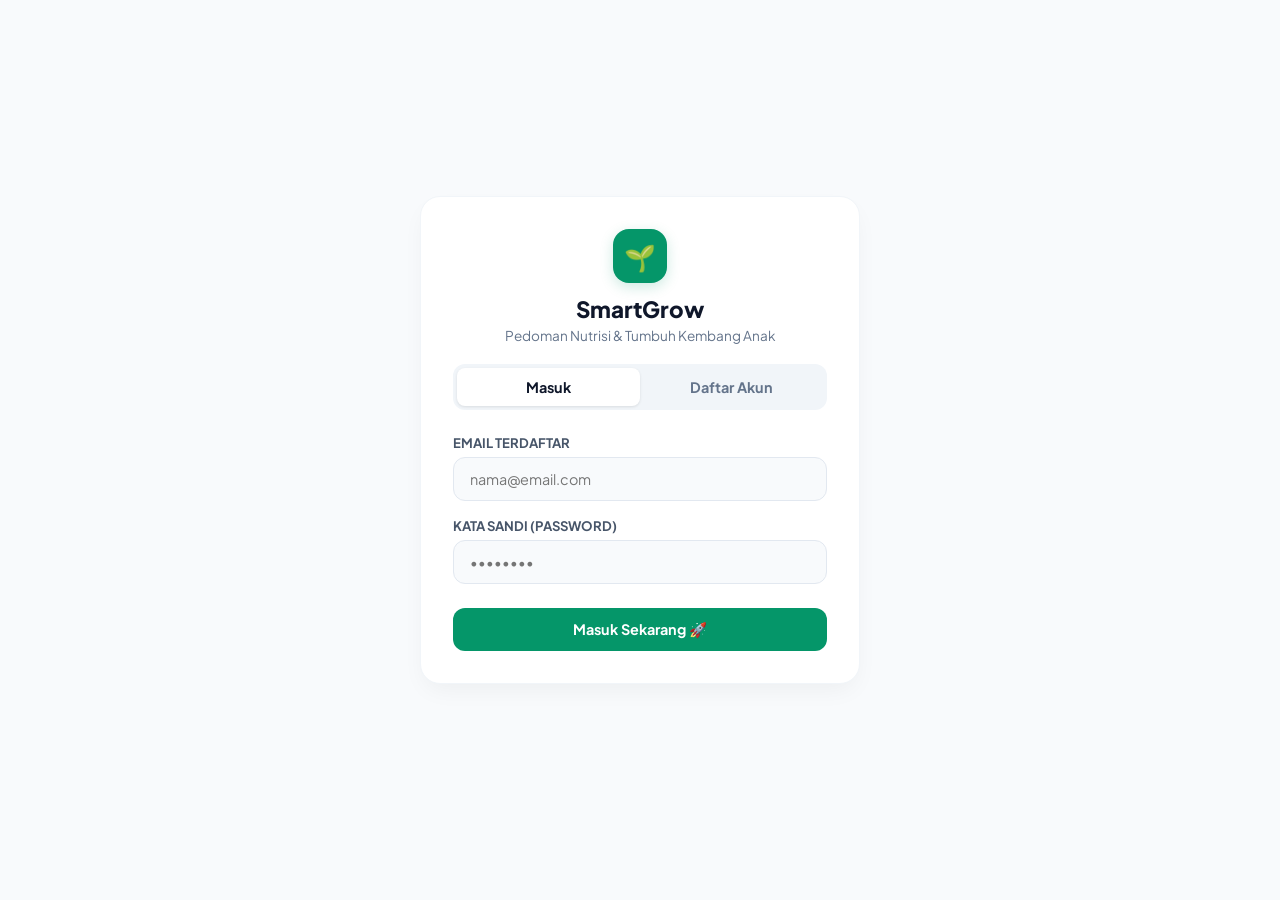
<file: analisis.html>
<!DOCTYPE html>
<html lang="id">
<head>
    <meta charset="UTF-8">
    <title>Analisis Tumbuh - SmartGrow</title>
    <link rel="stylesheet" href="style.css">
</head>
<body>
    <aside class="sidebar">
        <div class="logo"><div class="logo-icon">🌱</div><div><div class="logo-text">SmartGrow</div><div class="logo-sub">Pedoman Nutrisi & Tumbuh Anak</div></div></div>
        <div class="user-sidebar-card"><div class="user-avatar">BP</div><div class="user-info"><h4>Bunda Putri</h4><p id="displayNamaAnakSub">Ibu dari Budi (2 Thn)</p></div></div>
        <ul class="nav-menu">
    <li class="nav-item"><a href="dashboard.html" class="nav-link"><span class="nav-icon">📊</span> Dashboard</a></li>
    <li class="nav-item"><a href="data-anak.html" class="nav-link"><span class="nav-icon">👶</span> Data Fisik Anak</a></li>
    <li class="nav-item"><a href="analisis.html" class="nav-link"><span class="nav-icon">🤖</span> Analisis Tumbuh</a></li>
    <li class="nav-item"><a href="malnutrisi.html" class="nav-link"><span class="nav-icon">🚨</span> Monitoring Nutrisi</a></li>
    <li class="nav-item"><a href="chatbot.html" class="nav-link"><span class="nav-icon">💬</span> Konsultasi AI</a></li>
    <li class="nav-item"><a href="menu.html" class="nav-link"><span class="nav-icon">🍽️</span> Menu Harian</a></li>
    <li class="nav-item"><a href="jadwal.html" class="nav-link"><span class="nav-icon">📅</span> Jadwal Imunisasi</a></li>
    <li class="nav-item"><a href="laporan.html" class="nav-link"><span class="nav-icon">📈</span> Laporan Medis</a></li>
    <li class="nav-item"><a href="pengaturan.html" class="nav-link"><span class="nav-icon">⚙️</span> Pengaturan</a></li>
</ul>
    </aside>

    <main class="main-content">
        <header class="header"><div class="header-left"><h1>Analisis Tumbuh Kembang AI</h1><p>Hasil evaluasi otomatis berdasarkan input fisik dan konsultasi</p></div></header>

        <div class="analysis-grid">
            <div class="analysis-card"><div class="section-header" style="justify-content:space-between;"><span class="section-title">Status Gizi</span><span class="status-badge normal" id="gizi-badge">-</span></div><p id="gizi-desc" style="color:#64748b; font-size:0.9rem;">Menunggu konsultasi AI...</p></div>
            <div class="analysis-card"><div class="section-header" style="justify-content:space-between;"><span class="section-title">Kebutuhan Vitamin</span><span class="status-badge normal" id="vitamin-badge">-</span></div><p id="vitamin-desc" style="color:#64748b; font-size:0.9rem;">Menunggu konsultasi AI...</p></div>
            <div class="analysis-card"><div class="section-header" style="justify-content:space-between;"><span class="section-title">Pola Tidur</span><span class="status-badge normal" id="tidur-badge">-</span></div><p id="tidur-desc" style="color:#64748b; font-size:0.9rem;">Menunggu konsultasi AI...</p></div>
            <div class="analysis-card"><div class="section-header" style="justify-content:space-between;"><span class="section-title">Motorik & Fisik</span><span class="status-badge normal" id="fisik-badge">-</span></div><p id="fisik-desc" style="color:#64748b; font-size:0.9rem;">Menunggu konsultasi AI...</p></div>
        </div>
    </main>
    <script src="script.js"></script>
</body>
</html>
</file>
<file: style.css>
@import url('https://fonts.googleapis.com/css2?family=Plus+Jakarta+Sans:wght@400;500;600;700;800&display=swap');

* {
    box-sizing: border-box;
    margin: 0;
    padding: 0;
    font-family: 'Plus Jakarta Sans', sans-serif;
}

body {
    background-color: #f8fafc;
    color: #1e293b;
    display: flex;
    min-height: 100vh;
}

.sidebar {
    width: 280px;
    background: #ffffff;
    border-right: 1px solid #f1f5f9;
    padding: 24px;
    display: flex;
    flex-direction: column;
    position: fixed;
    height: 100vh;
    z-index: 100;
}

.logo {
    display: flex;
    align-items: center;
    gap: 12px;
    margin-bottom: 24px;
}

.logo-icon {
    width: 44px;
    height: 44px;
    background: #059669;
    color: white;
    font-size: 1.3rem;
    border-radius: 14px;
    display: flex;
    align-items: center;
    justify-content: center;
    box-shadow: 0 4px 14px rgba(5, 150, 105, 0.2);
}

.logo-text {
    font-size: 1.2rem;
    font-weight: 800;
    color: #0f172a;
    line-height: 1.1;
}

.logo-sub {
    font-size: 0.72rem;
    color: #10b981;
    font-weight: 600;
    margin-top: 2px;
}

.user-sidebar-card {
    background: #f8fafc;
    border: 1px solid #f1f5f9;
    border-radius: 16px;
    padding: 12px 16px;
    display: flex;
    align-items: center;
    gap: 12px;
    margin-bottom: 24px;
}

.user-avatar {
    width: 38px;
    height: 38px;
    background: #d1fae5;
    color: #059669;
    font-weight: 700;
    font-size: 0.85rem;
    border-radius: 50%;
    display: flex;
    align-items: center;
    justify-content: center;
}

.user-info h4 {
    font-size: 0.88rem;
    font-weight: 700;
    color: #0f172a;
}

.user-info p {
    font-size: 0.75rem;
    color: #64748b;
}

/* Nav Menu */
.nav-menu {
    list-style: none;
    display: flex;
    flex-direction: column;
    gap: 6px;
}

.nav-link {
    display: flex;
    align-items: center;
    gap: 12px;
    padding: 11px 16px;
    color: #64748b;
    text-decoration: none;
    font-size: 0.9rem;
    font-weight: 600;
    border-radius: 12px;
    transition: all 0.2s ease;
}

.nav-link:hover {
    background: #f1f5f9;
    color: #0f172a;
}

.nav-link.active {
    background: #ffffff;
    color: #0f172a;
    font-weight: 700;
}

.nav-icon {
    font-size: 1.1rem;
}

/* Main Content Area */
.main-content {
    margin-left: 280px;
    flex: 1;
    padding: 32px 40px;
    max-width: 1200px;
}

.header {
    display: flex;
    justify-content: space-between;
    align-items: flex-start;
    margin-bottom: 28px;
}

.header-left h1 {
    font-size: 1.6rem;
    font-weight: 800;
    color: #0f172a;
    letter-spacing: -0.02em;
}

.header-left p {
    font-size: 0.88rem;
    color: #64748b;
    margin-top: 4px;
}

.header-btn {
    background: #f0fdf4;
    color: #059669;
    border: 1px solid #bbf7d0;
    padding: 8px 16px;
    border-radius: 99px;
    font-size: 0.85rem;
    font-weight: 700;
    text-decoration: none;
    display: flex;
    align-items: center;
    gap: 6px;
}

.hero-banner {
    background: linear-gradient(135deg, #059669 0%, #047857 100%);
    color: white;
    padding: 32px;
    border-radius: 24px;
    margin-bottom: 28px;
    box-shadow: 0 10px 25px -5px rgba(5, 150, 105, 0.2);
}

.banner-badge {
    display: inline-flex;
    align-items: center;
    gap: 6px;
    background: rgba(255, 255, 255, 0.2);
    padding: 6px 14px;
    border-radius: 99px;
    font-size: 0.78rem;
    font-weight: 600;
    margin-bottom: 16px;
    backdrop-filter: blur(4px);
}

.hero-banner h2 {
    font-size: 1.8rem;
    font-weight: 800;
    margin-bottom: 8px;
    letter-spacing: -0.01em;
}

.hero-banner p {
    font-size: 0.95rem;
    color: #a7f3d0;
    line-height: 1.5;
    max-width: 650px;
    margin-bottom: 24px;
}

.banner-actions {
    display: flex;
    gap: 12px;
}

.btn-white {
    background: white;
    color: #047857;
    padding: 10px 20px;
    border-radius: 12px;
    font-weight: 700;
    font-size: 0.88rem;
    text-decoration: none;
    display: inline-flex;
    align-items: center;
    gap: 6px;
    border: none;
    cursor: pointer;
}

.btn-trans {
    background: rgba(0, 0, 0, 0.15);
    color: white;
    padding: 10px 20px;
    border-radius: 12px;
    font-weight: 600;
    font-size: 0.88rem;
    text-decoration: none;
    display: inline-flex;
    align-items: center;
    gap: 6px;
    border: none;
    cursor: pointer;
}

/* Stats Cards Grid */
.stats-grid {
    display: grid;
    grid-template-columns: repeat(3, 1fr);
    gap: 20px;
    margin-bottom: 28px;
}

.stat-card {
    background: white;
    border: 1px solid #f1f5f9;
    padding: 24px;
    border-radius: 20px;
    position: relative;
    box-shadow: 0 1px 3px rgba(0, 0, 0, 0.02);
}

.stat-header {
    display: flex;
    justify-content: space-between;
    align-items: flex-start;
    margin-bottom: 16px;
}

.stat-title {
    font-size: 0.75rem;
    font-weight: 800;
    color: #94a3b8;
    text-transform: uppercase;
    letter-spacing: 0.05em;
}

.stat-icon-circle {
    width: 40px;
    height: 40px;
    border-radius: 12px;
    display: flex;
    align-items: center;
    justify-content: center;
    font-size: 1.2rem;
}

.stat-value {
    font-size: 1.8rem;
    font-weight: 800;
    color: #0f172a;
    line-height: 1;
    margin-bottom: 8px;
}

.stat-subtext {
    font-size: 0.8rem;
    color: #64748b;
    display: flex;
    align-items: center;
    gap: 4px;
}

/* Card General */
.card {
    background: white;
    border: 1px solid #f1f5f9;
    border-radius: 20px;
    padding: 24px;
    margin-bottom: 20px;
}

.section-header {
    display: flex;
    align-items: center;
    gap: 10px;
    margin-bottom: 20px;
}

.section-title {
    font-size: 1.1rem;
    font-weight: 700;
    color: #0f172a;
}

/* Form Styles */
.form-group {
    margin-bottom: 16px;
}

.form-group label {
    display: block;
    font-size: 0.82rem;
    font-weight: 700;
    color: #475569;
    margin-bottom: 6px;
    text-transform: uppercase;
}

.form-input {
    width: 100%;
    padding: 12px 16px;
    border: 1px solid #e2e8f0;
    border-radius: 12px;
    font-size: 0.9rem;
    outline: none;
    background: #f8fafc;
}

.form-input:focus {
    border-color: #059669;
    background: white;
}

.btn-primary {
    background: #059669;
    color: white;
    border: none;
    padding: 12px 24px;
    font-weight: 700;
    border-radius: 12px;
    cursor: pointer;
    font-size: 0.9rem;
}

/* Chatbot UI Layout */
.chat-window {
    background: white;
    border: 1px solid #e2e8f0;
    border-radius: 20px;
    height: 520px;
    display: flex;
    flex-direction: column;
    overflow: hidden;
}

.messages-area {
    flex: 1;
    padding: 24px;
    overflow-y: auto;
    display: flex;
    flex-direction: column;
    gap: 12px;
    background: #f8fafc;
}

.message {
    max-width: 75%;
    padding: 14px 18px;
    border-radius: 16px;
    font-size: 0.9rem;
    line-height: 1.5;
}

.message-bot {
    background: white;
    color: #0f172a;
    border: 1px solid #e2e8f0;
    align-self: flex-start;
    border-bottom-left-radius: 4px;
}

.message-user {
    background: #059669;
    color: white;
    align-self: flex-end;
    border-bottom-right-radius: 4px;
}

.message-time {
    font-size: 0.7rem;
    opacity: 0.7;
    margin-top: 4px;
    text-align: right;
}

/* Analysis Cards */
.analysis-grid {
    display: grid;
    grid-template-columns: repeat(2, 1fr);
    gap: 20px;
}

.analysis-card {
    background: white;
    border: 1px solid #f1f5f9;
    border-radius: 20px;
    padding: 20px;
}

.status-badge {
    padding: 4px 12px;
    border-radius: 99px;
    font-size: 0.75rem;
    font-weight: 700;
}

.status-badge.normal {
    background: #d1fae5;
    color: #059669;
}

.status-badge.warning {
    background: #fef3c7;
    color: #d97706;
}

/* Calendar */
.dashboard-grid {
    display: grid;
    grid-template-columns: 1fr 1fr;
    gap: 20px;
}

.wrapper-calendar {
    background: white;
    border: 1px solid #f1f5f9;
    border-radius: 20px;
    padding: 24px;
}

.calendar-header {
    display: flex;
    justify-content: space-between;
    align-items: center;
    margin-bottom: 20px;
}

.calendar ul {
    display: flex;
    flex-wrap: wrap;
    list-style: none;
    text-align: center;
}

.calendar li {
    width: calc(100% / 7);
    font-size: 0.85rem;
    padding: 10px 0;
}

.calendar .weeks li {
    font-weight: 700;
    color: #94a3b8;
}

.calendar .days li {
    cursor: pointer;
    border-radius: 10px;
}

.calendar .days li.active {
    background: #059669;
    color: white;
    font-weight: 700;
}

.event-list-item {
    display: flex;
    justify-content: space-between;
    align-items: center;
    background: #f8fafc;
    padding: 10px 14px;
    border-radius: 10px;
    margin-bottom: 8px;
    font-size: 0.88rem;
}

.delete-event-btn {
    background: none;
    border: none;
    color: #ef4444;
    font-weight: bold;
    cursor: pointer;
}
</file>
